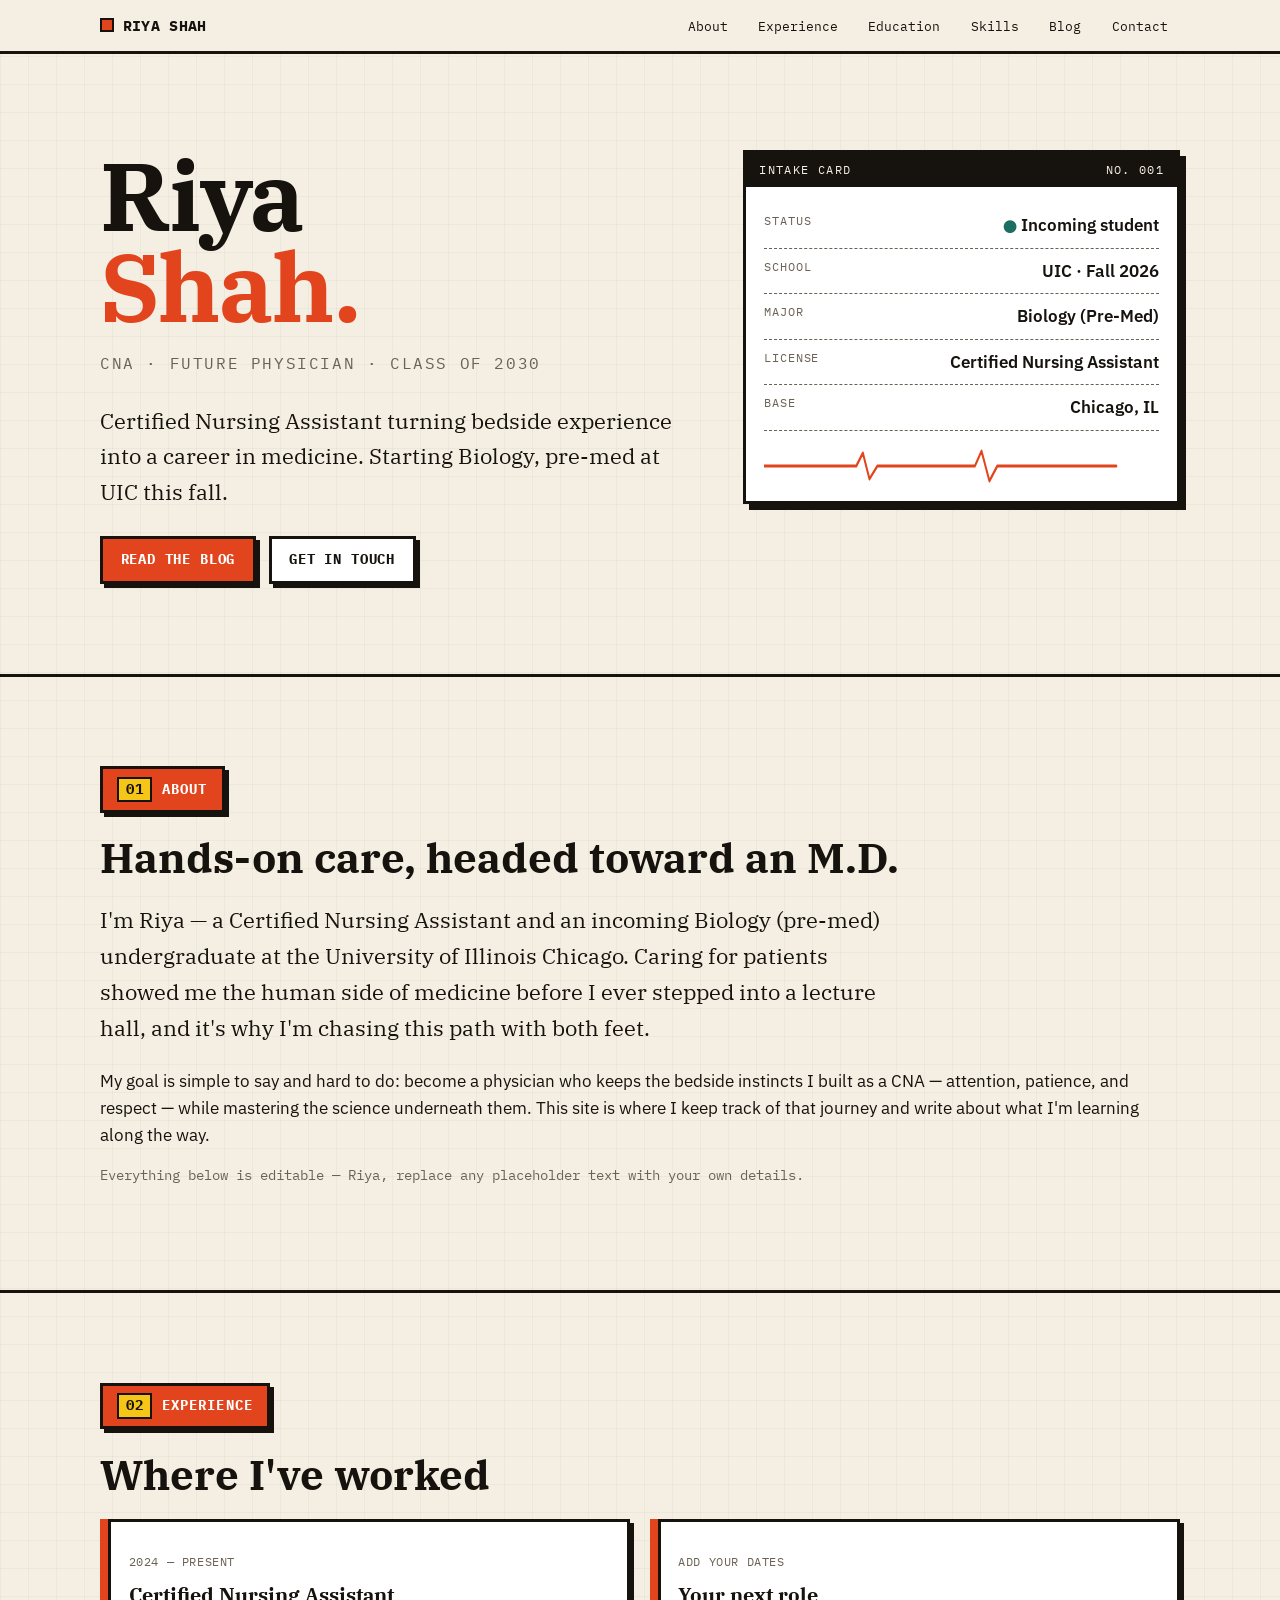
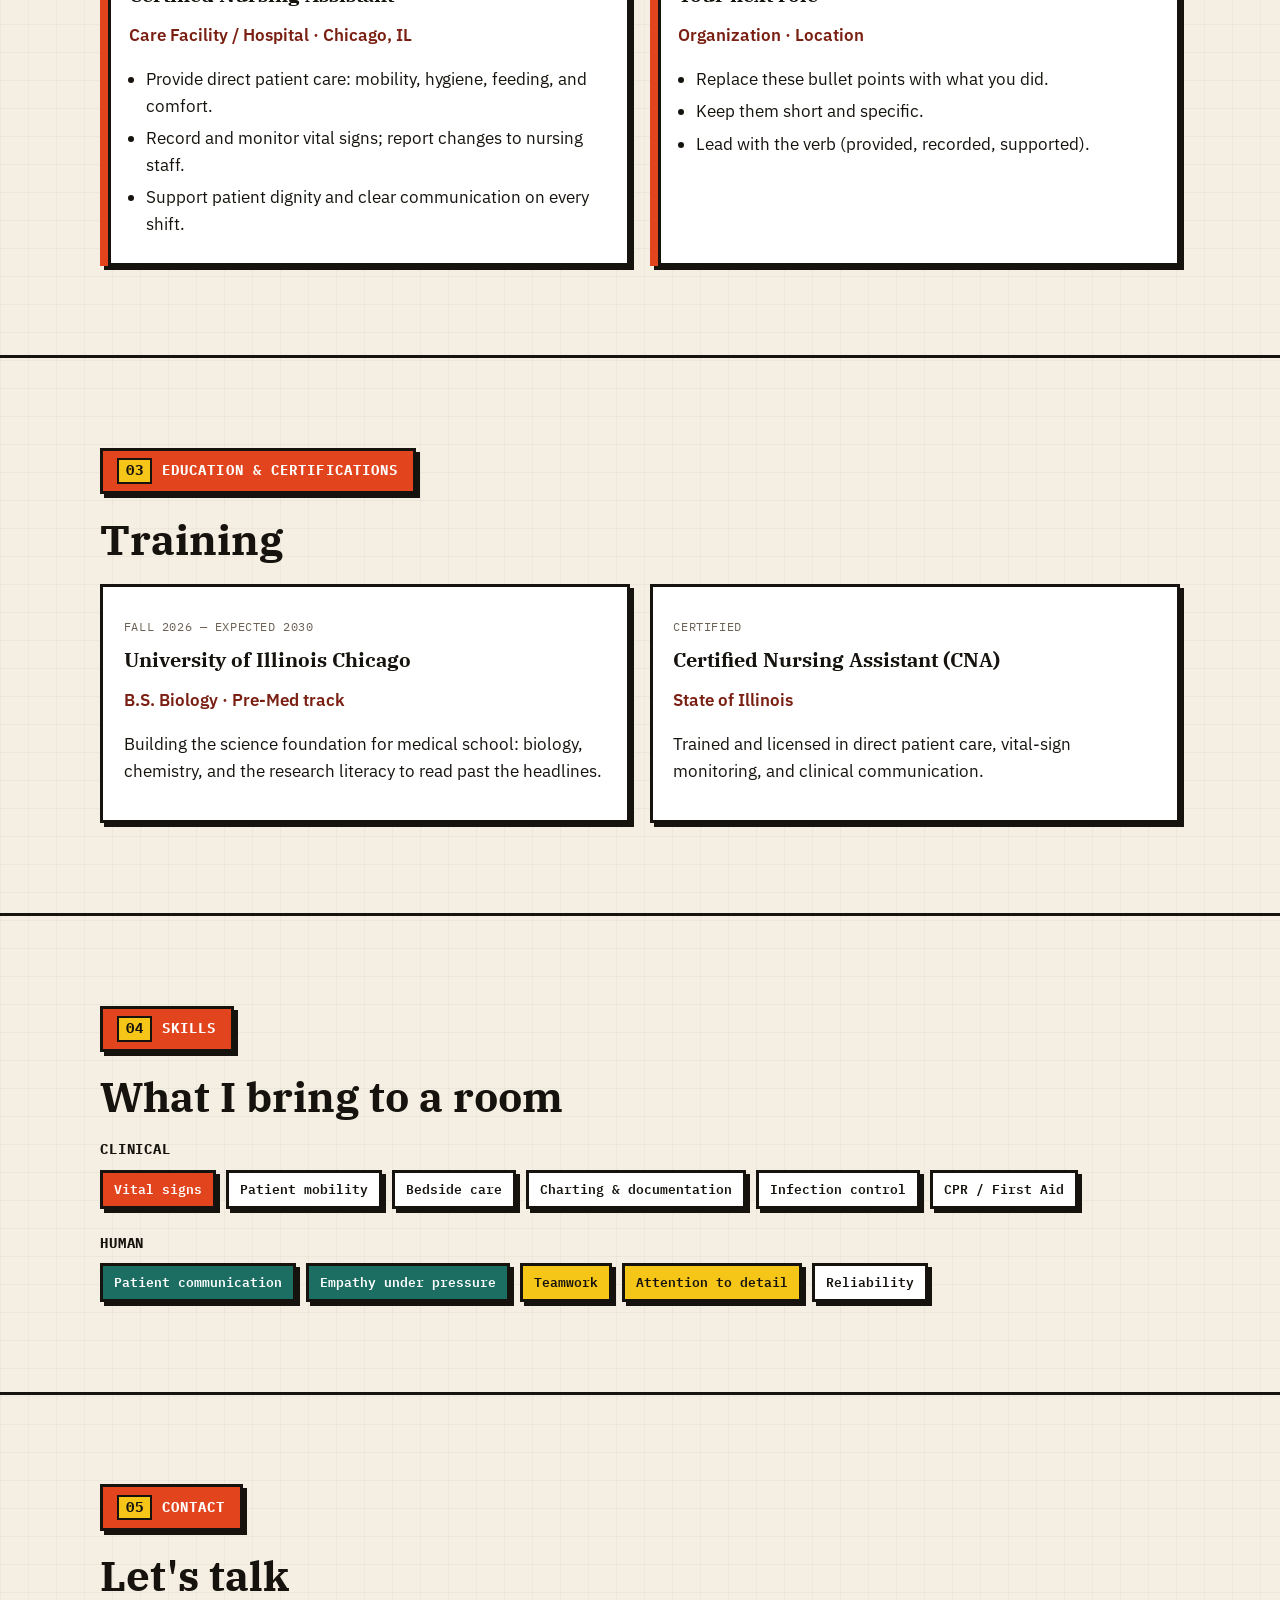
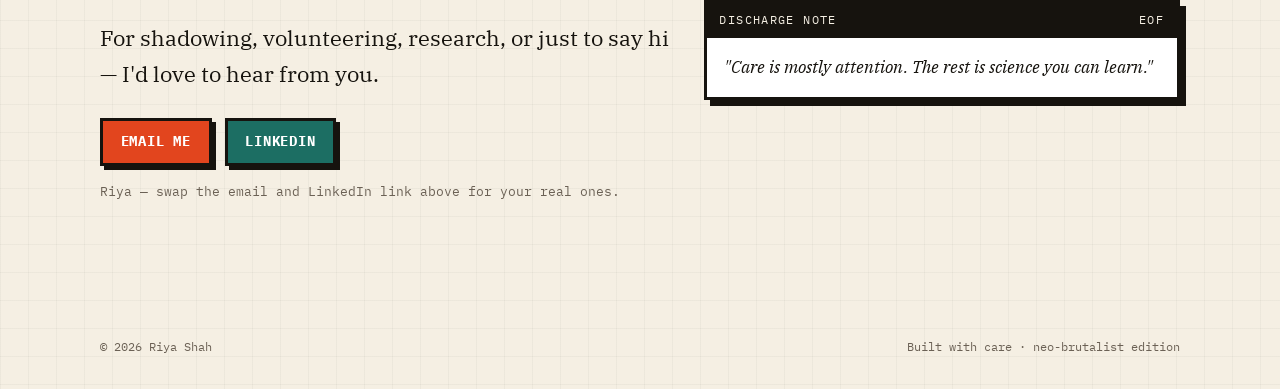
<file: index.html>
<!DOCTYPE html>
<html lang="en">
<head>
  <meta charset="UTF-8">
  <meta name="viewport" content="width=device-width, initial-scale=1.0">
  <title>Riya Shah — CNA · UIC Biology, Pre-Med</title>
  <meta name="description" content="Riya Shah — Certified Nursing Assistant and incoming Biology (pre-med) undergraduate at the University of Illinois Chicago, Fall 2026.">
  <link rel="preconnect" href="https://fonts.googleapis.com">
  <link rel="preconnect" href="https://fonts.gstatic.com" crossorigin>
  <link href="https://fonts.googleapis.com/css2?family=IBM+Plex+Mono:wght@400;500;600;700&family=IBM+Plex+Sans:wght@400;500;600;700&family=IBM+Plex+Serif:wght@400;600;700&display=swap" rel="stylesheet">
  <link rel="stylesheet" href="styles.css">
  <link rel="icon" href="data:image/svg+xml,<svg xmlns='http://www.w3.org/2000/svg' viewBox='0 0 16 16'><rect width='16' height='16' fill='%23E2451E'/><text x='8' y='12' font-size='11' font-family='monospace' fill='%23F5EFE3' text-anchor='middle'>R</text></svg>">
</head>
<body>
  <a class="skip" href="#main">Skip to content</a>

  <nav class="nav">
    <div class="wrap nav-inner">
      <a class="brand" href="index.html"><span class="dot"></span>RIYA&nbsp;SHAH</a>
      <button class="nav-toggle" aria-expanded="false" aria-controls="nav-links">MENU</button>
      <ul class="nav-links" id="nav-links">
        <li><a href="#about">About</a></li>
        <li><a href="#experience">Experience</a></li>
        <li><a href="#education">Education</a></li>
        <li><a href="#skills">Skills</a></li>
        <li><a href="blog.html">Blog</a></li>
        <li><a href="#contact">Contact</a></li>
      </ul>
    </div>
  </nav>

  <main id="main">

    <!-- HERO -->
    <header class="hero">
      <div class="wrap hero-grid">
        <div>
          <h1 class="hero-name">Riya<br><span class="mark">Shah.</span></h1>
          <p class="hero-sub">CNA · Future Physician · Class of 2030</p>
          <p class="hero-blurb lead">Certified Nursing Assistant turning bedside experience into a career in medicine. Starting Biology, pre-med at UIC this fall.</p>
          <div class="btn-row">
            <a class="btn primary" href="blog.html">Read the blog</a>
            <a class="btn ghost" href="#contact">Get in touch</a>
          </div>
        </div>

        <aside class="intake" aria-label="Quick facts">
          <div class="intake-head"><span>INTAKE CARD</span><span>NO. 001</span></div>
          <div class="intake-body">
            <div class="vital"><span class="k">Status</span><span class="v"><span class="status-dot">●</span> Incoming student</span></div>
            <div class="vital"><span class="k">School</span><span class="v">UIC · Fall 2026</span></div>
            <div class="vital"><span class="k">Major</span><span class="v">Biology (Pre-Med)</span></div>
            <div class="vital"><span class="k">License</span><span class="v">Certified Nursing Assistant</span></div>
            <div class="vital"><span class="k">Base</span><span class="v">Chicago, IL</span></div>
            <svg class="ekg" viewBox="0 0 600 38" preserveAspectRatio="none" aria-hidden="true">
              <path d="M0,19 L120,19 L140,19 L150,6 L160,32 L172,19 L300,19 L320,19 L330,4 L342,34 L354,19 L600,19"/>
            </svg>
          </div>
        </aside>
      </div>
    </header>

    <!-- ABOUT -->
    <section class="section" id="about">
      <div class="wrap">
        <span class="tab"><span class="num">01</span> About</span>
        <h2>Hands-on care, headed toward an M.D.</h2>
        <p class="lead">I'm Riya — a Certified Nursing Assistant and an incoming Biology (pre-med) undergraduate at the University of Illinois Chicago. Caring for patients showed me the human side of medicine before I ever stepped into a lecture hall, and it's why I'm chasing this path with both feet.</p>
        <p>My goal is simple to say and hard to do: become a physician who keeps the bedside instincts I built as a CNA — attention, patience, and respect — while mastering the science underneath them. This site is where I keep track of that journey and write about what I'm learning along the way.</p>
        <p style="font-family:var(--mono);font-size:.85rem;color:var(--muted)">Everything below is editable — Riya, replace any placeholder text with your own details.</p>
      </div>
    </section>

    <!-- EXPERIENCE -->
    <section class="section" id="experience">
      <div class="wrap">
        <span class="tab"><span class="num">02</span> Experience</span>
        <h2>Where I've worked</h2>
        <div class="grid two" style="margin-top:1.4rem">
          <article class="card timeline">
            <p class="meta">2024 — Present</p>
            <h3>Certified Nursing Assistant</h3>
            <p class="role">Care Facility / Hospital &middot; Chicago, IL</p>
            <ul>
              <li>Provide direct patient care: mobility, hygiene, feeding, and comfort.</li>
              <li>Record and monitor vital signs; report changes to nursing staff.</li>
              <li>Support patient dignity and clear communication on every shift.</li>
            </ul>
          </article>
          <article class="card timeline">
            <p class="meta">Add your dates</p>
            <h3>Your next role</h3>
            <p class="role">Organization &middot; Location</p>
            <ul>
              <li>Replace these bullet points with what you did.</li>
              <li>Keep them short and specific.</li>
              <li>Lead with the verb (provided, recorded, supported).</li>
            </ul>
          </article>
        </div>
      </div>
    </section>

    <!-- EDUCATION + CERTS -->
    <section class="section" id="education">
      <div class="wrap">
        <span class="tab"><span class="num">03</span> Education &amp; Certifications</span>
        <h2>Training</h2>
        <div class="grid two" style="margin-top:1.4rem">
          <article class="card">
            <p class="meta">Fall 2026 — Expected 2030</p>
            <h3>University of Illinois Chicago</h3>
            <p class="role">B.S. Biology · Pre-Med track</p>
            <p>Building the science foundation for medical school: biology, chemistry, and the research literacy to read past the headlines.</p>
          </article>
          <article class="card">
            <p class="meta">Certified</p>
            <h3>Certified Nursing Assistant (CNA)</h3>
            <p class="role">State of Illinois</p>
            <p>Trained and licensed in direct patient care, vital-sign monitoring, and clinical communication.</p>
          </article>
        </div>
      </div>
    </section>

    <!-- SKILLS -->
    <section class="section" id="skills">
      <div class="wrap">
        <span class="tab"><span class="num">04</span> Skills</span>
        <h2>What I bring to a room</h2>
        <h3 style="font-family:var(--mono);font-size:.9rem;letter-spacing:.06em;text-transform:uppercase;margin:1.4rem 0 .8rem">Clinical</h3>
        <div class="pills">
          <span class="pill vermillion">Vital signs</span>
          <span class="pill">Patient mobility</span>
          <span class="pill">Bedside care</span>
          <span class="pill">Charting &amp; documentation</span>
          <span class="pill">Infection control</span>
          <span class="pill">CPR / First Aid</span>
        </div>
        <h3 style="font-family:var(--mono);font-size:.9rem;letter-spacing:.06em;text-transform:uppercase;margin:1.6rem 0 .8rem">Human</h3>
        <div class="pills">
          <span class="pill teal">Patient communication</span>
          <span class="pill teal">Empathy under pressure</span>
          <span class="pill butter">Teamwork</span>
          <span class="pill butter">Attention to detail</span>
          <span class="pill">Reliability</span>
        </div>
      </div>
    </section>

    <!-- CONTACT -->
    <section class="section" id="contact" style="border-bottom:none">
      <div class="wrap contact-grid">
        <div>
          <span class="tab"><span class="num">05</span> Contact</span>
          <h2>Let's talk</h2>
          <p class="lead">For shadowing, volunteering, research, or just to say hi — I'd love to hear from you.</p>
          <div class="btn-row">
            <a class="btn primary" href="mailto:riya@example.com">Email me</a>
            <a class="btn teal" href="#" target="_blank" rel="noopener">LinkedIn</a>
          </div>
          <p style="font-family:var(--mono);font-size:.8rem;color:var(--muted);margin-top:1rem">Riya — swap the email and LinkedIn link above for your real ones.</p>
        </div>
        <aside class="intake" aria-hidden="true">
          <div class="intake-head"><span>DISCHARGE NOTE</span><span>EOF</span></div>
          <div class="intake-body">
            <p style="font-family:var(--serif);font-style:italic;margin:0">"Care is mostly attention. The rest is science you can learn."</p>
          </div>
        </aside>
      </div>
    </section>

  </main>

  <footer class="footer wrap">
    <span>© <span id="year"></span> Riya Shah</span>
    <span>Built with care · neo-brutalist edition</span>
  </footer>

  <script src="posts.js"></script>
  <script src="app.js"></script>
  <script>document.getElementById('year').textContent = new Date().getFullYear();</script>
</body>
</html>
</file>
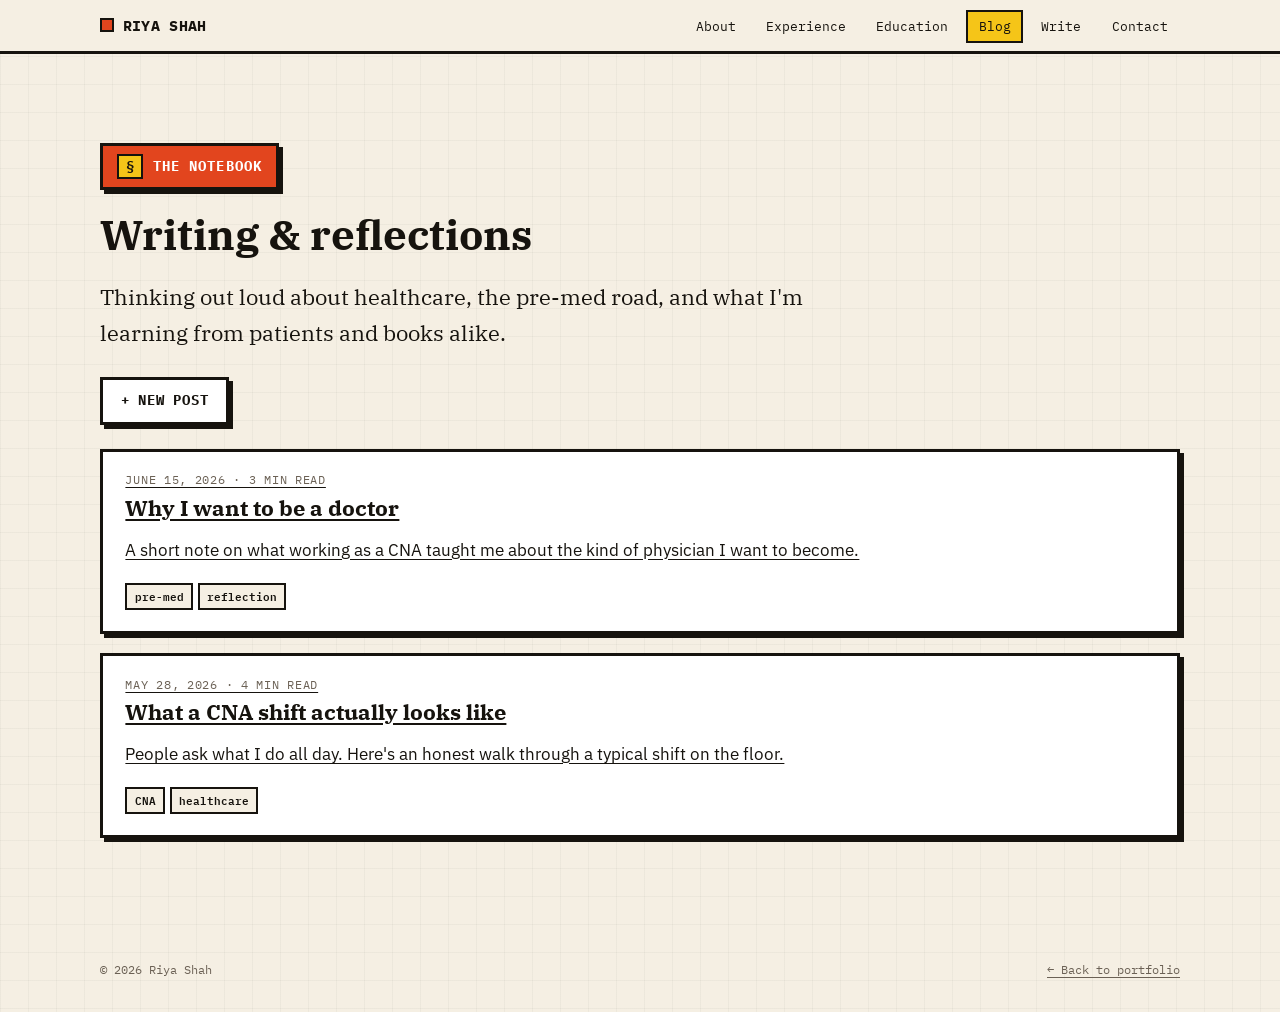
<file: blog.html>
<!DOCTYPE html>
<html lang="en">
<head>
  <meta charset="UTF-8">
  <meta name="viewport" content="width=device-width, initial-scale=1.0">
  <title>Blog — Riya Shah</title>
  <meta name="description" content="Notes from Riya Shah on healthcare, pre-med life, and learning medicine from the bedside up.">
  <link rel="preconnect" href="https://fonts.googleapis.com">
  <link rel="preconnect" href="https://fonts.gstatic.com" crossorigin>
  <link href="https://fonts.googleapis.com/css2?family=IBM+Plex+Mono:wght@400;500;600;700&family=IBM+Plex+Sans:wght@400;500;600;700&family=IBM+Plex+Serif:wght@400;600;700&display=swap" rel="stylesheet">
  <link rel="stylesheet" href="styles.css">
  <link rel="icon" href="data:image/svg+xml,<svg xmlns='http://www.w3.org/2000/svg' viewBox='0 0 16 16'><rect width='16' height='16' fill='%23E2451E'/><text x='8' y='12' font-size='11' font-family='monospace' fill='%23F5EFE3' text-anchor='middle'>R</text></svg>">
</head>
<body>
  <a class="skip" href="#main">Skip to content</a>

  <nav class="nav">
    <div class="wrap nav-inner">
      <a class="brand" href="index.html"><span class="dot"></span>RIYA&nbsp;SHAH</a>
      <button class="nav-toggle" aria-expanded="false" aria-controls="nav-links">MENU</button>
      <ul class="nav-links" id="nav-links">
        <li><a href="index.html#about">About</a></li>
        <li><a href="index.html#experience">Experience</a></li>
        <li><a href="index.html#education">Education</a></li>
        <li><a href="blog.html" aria-current="page">Blog</a></li>
        <li><a href="write.html">Write</a></li>
        <li><a href="index.html#contact">Contact</a></li>
      </ul>
    </div>
  </nav>

  <main id="main" class="section" style="border-bottom:none">
    <div class="wrap">
      <span class="tab"><span class="num">§</span> The Notebook</span>
      <h2>Writing &amp; reflections</h2>
      <p class="lead">Thinking out loud about healthcare, the pre-med road, and what I'm learning from patients and books alike.</p>
      <div class="btn-row">
        <a class="btn ghost" href="write.html">+ New post</a>
      </div>

      <!-- list or single post renders here -->
      <div id="blog-mount" class="post-list"></div>
    </div>
  </main>

  <footer class="footer wrap">
    <span>© <span id="year"></span> Riya Shah</span>
    <span><a href="index.html" style="color:inherit">← Back to portfolio</a></span>
  </footer>

  <script src="posts.js"></script>
  <script src="app.js"></script>
  <script>document.getElementById('year').textContent = new Date().getFullYear();</script>
</body>
</html>
</file>
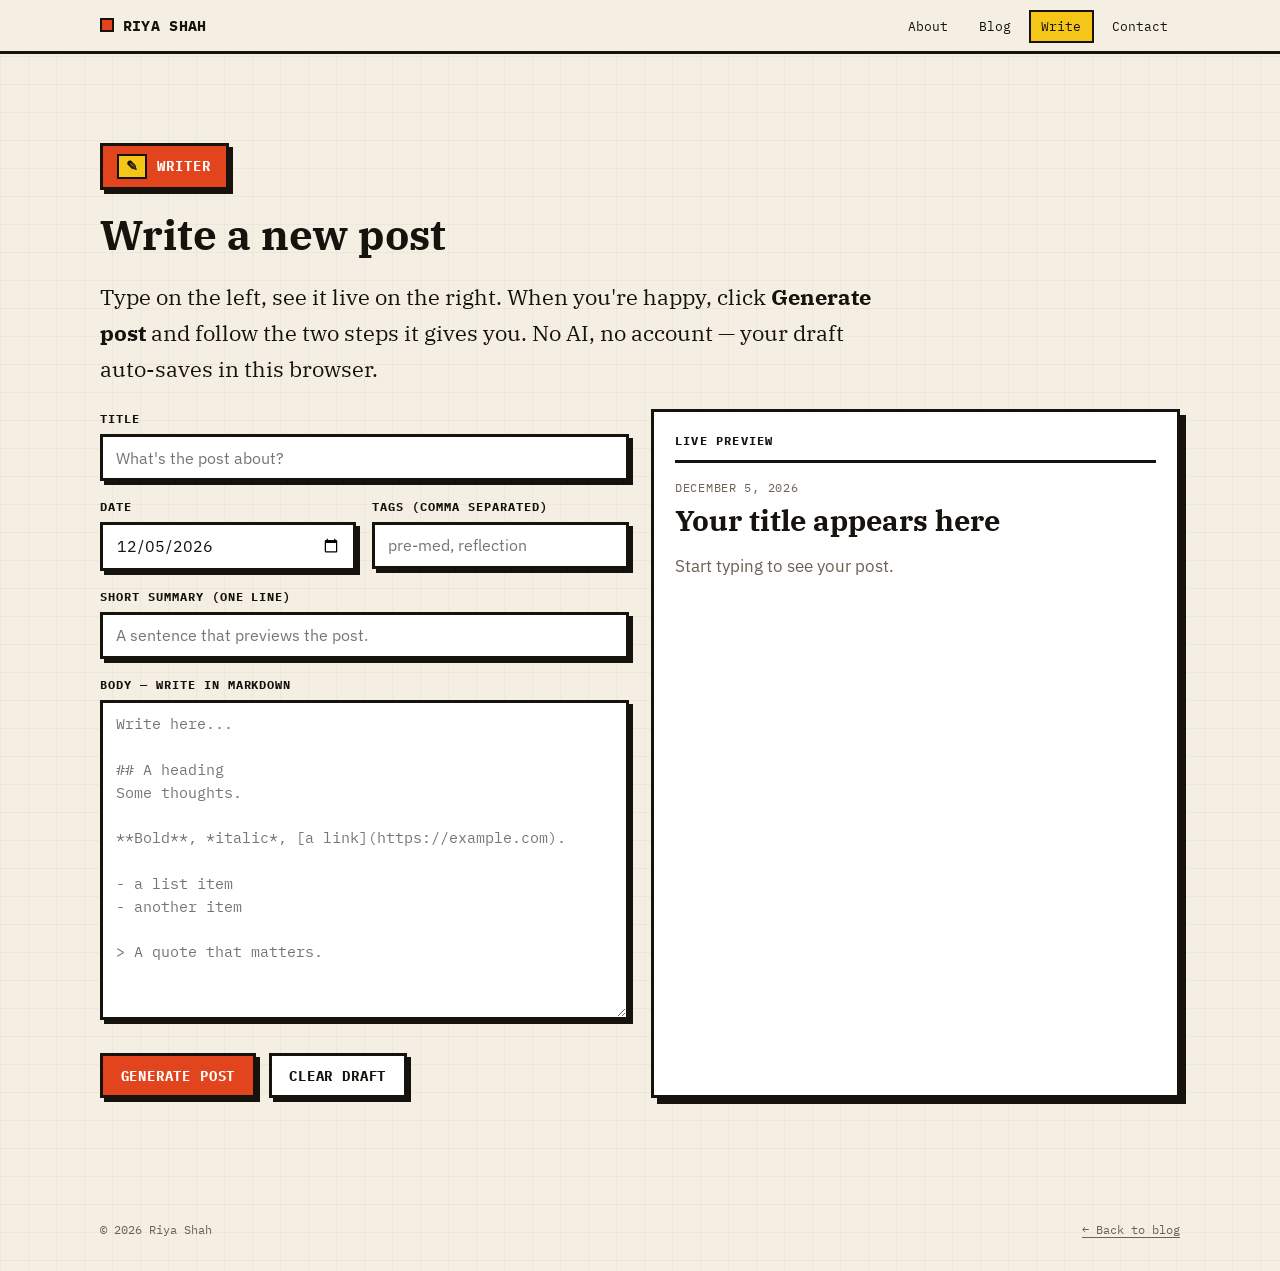
<file: write.html>
<!DOCTYPE html>
<html lang="en">
<head>
  <meta charset="UTF-8">
  <meta name="viewport" content="width=device-width, initial-scale=1.0">
  <title>Write a post — Riya Shah</title>
  <meta name="robots" content="noindex">
  <link rel="preconnect" href="https://fonts.googleapis.com">
  <link rel="preconnect" href="https://fonts.gstatic.com" crossorigin>
  <link href="https://fonts.googleapis.com/css2?family=IBM+Plex+Mono:wght@400;500;600;700&family=IBM+Plex+Sans:wght@400;500;600;700&family=IBM+Plex+Serif:wght@400;600;700&display=swap" rel="stylesheet">
  <link rel="stylesheet" href="styles.css">
  <link rel="icon" href="data:image/svg+xml,<svg xmlns='http://www.w3.org/2000/svg' viewBox='0 0 16 16'><rect width='16' height='16' fill='%23E2451E'/><text x='8' y='12' font-size='11' font-family='monospace' fill='%23F5EFE3' text-anchor='middle'>R</text></svg>">
</head>
<body>
  <a class="skip" href="#main">Skip to content</a>

  <nav class="nav">
    <div class="wrap nav-inner">
      <a class="brand" href="index.html"><span class="dot"></span>RIYA&nbsp;SHAH</a>
      <button class="nav-toggle" aria-expanded="false" aria-controls="nav-links">MENU</button>
      <ul class="nav-links" id="nav-links">
        <li><a href="index.html#about">About</a></li>
        <li><a href="blog.html">Blog</a></li>
        <li><a href="write.html" aria-current="page">Write</a></li>
        <li><a href="index.html#contact">Contact</a></li>
      </ul>
    </div>
  </nav>

  <main id="main" class="section" style="border-bottom:none">
    <div class="wrap">
      <span class="tab"><span class="num">✎</span> Writer</span>
      <h2>Write a new post <span class="saved-flag" id="saved-flag"></span></h2>
      <p class="lead">Type on the left, see it live on the right. When you're happy, click <strong>Generate post</strong> and follow the two steps it gives you. No AI, no account — your draft auto-saves in this browser.</p>

      <div class="editor-grid">
        <!-- LEFT: form -->
        <section aria-label="Editor">
          <div class="field">
            <label for="f-title">Title</label>
            <input id="f-title" type="text" placeholder="What's the post about?">
          </div>
          <div class="grid two" style="gap:1rem">
            <div class="field">
              <label for="f-date">Date</label>
              <input id="f-date" type="date">
            </div>
            <div class="field">
              <label for="f-tags">Tags (comma separated)</label>
              <input id="f-tags" type="text" placeholder="pre-med, reflection">
            </div>
          </div>
          <div class="field">
            <label for="f-excerpt">Short summary (one line)</label>
            <input id="f-excerpt" type="text" placeholder="A sentence that previews the post.">
          </div>
          <div class="field">
            <label for="f-body">Body — write in Markdown</label>
            <textarea id="f-body" placeholder="Write here...

## A heading
Some thoughts.

**Bold**, *italic*, [a link](https://example.com).

- a list item
- another item

> A quote that matters."></textarea>
          </div>
          <div class="btn-row">
            <button class="btn primary" id="btn-generate" type="button">Generate post</button>
            <button class="btn ghost" id="btn-clear" type="button">Clear draft</button>
          </div>
        </section>

        <!-- RIGHT: preview -->
        <section class="panel" aria-label="Live preview">
          <div class="panel-head">Live preview</div>
          <div class="p-meta" id="pv-meta" style="font-family:var(--mono);font-size:.74rem;color:var(--muted);text-transform:uppercase;letter-spacing:.06em"></div>
          <h1 id="pv-title" style="font-family:var(--serif);font-size:1.8rem;margin:.4rem 0 1rem">Your title appears here</h1>
          <div class="p-tags" id="pv-tags" style="margin-bottom:1rem"></div>
          <div class="article-body preview-body" id="pv-body"><p style="color:var(--muted)">Start typing to see your post.</p></div>
        </section>
      </div>

      <!-- OUTPUT -->
      <section id="output" style="margin-top:2rem; display:none">
        <span class="tab"><span class="num">→</span> Publish</span>
        <h2 style="font-size:1.5rem">Two steps to publish</h2>
        <ol style="font-family:var(--mono);font-size:.9rem;line-height:1.7;max-width:60ch">
          <li>Click <strong>Copy</strong> below to copy your post.</li>
          <li>Open <code>posts.js</code>, paste it right under the line
              <code>window.POSTS = [</code>, save, and upload the file.</li>
        </ol>
        <div class="btn-row" style="margin:1rem 0">
          <button class="btn teal" id="btn-copy" type="button">Copy</button>
        </div>
        <pre class="codeout" id="codeout" tabindex="0"></pre>
        <div class="hint">Tip: the newest post goes at the top of the list. Each post needs a comma after its closing <code>}</code> if another post follows it.</div>
      </section>
    </div>
  </main>

  <footer class="footer wrap">
    <span>© <span id="year"></span> Riya Shah</span>
    <span><a href="blog.html" style="color:inherit">← Back to blog</a></span>
  </footer>

  <div class="toast" id="toast"></div>

  <script src="app.js"></script>
  <script>
    document.getElementById('year').textContent = new Date().getFullYear();

    var KEY = 'riya-draft-v1';
    var $ = function (id) { return document.getElementById(id); };
    var fields = ['f-title', 'f-date', 'f-tags', 'f-excerpt', 'f-body'];

    // default date = today
    if (!$('f-date').value) $('f-date').value = new Date().toISOString().slice(0, 10);

    function showToast(msg) {
      var t = $('toast'); t.textContent = msg; t.classList.add('show');
      clearTimeout(t._tid); t._tid = setTimeout(function () { t.classList.remove('show'); }, 1800);
    }

    function readingTime(text) {
      var words = (text.trim().match(/\S+/g) || []).length;
      return Math.max(1, Math.round(words / 200));
    }
    function tagList(raw) {
      return raw.split(',').map(function (s) { return s.trim(); }).filter(Boolean);
    }

    function updatePreview() {
      var title = $('f-title').value || 'Your title appears here';
      var date = $('f-date').value;
      var tags = tagList($('f-tags').value);
      var body = $('f-body').value;

      $('pv-title').textContent = title;
      $('pv-meta').textContent = (date ? fmtDate(date) : '') + (body.trim() ? ' · ' + readingTime(body) + ' min read' : '');
      $('pv-tags').innerHTML = tags.map(function (t) { return '<span class="tag">' + escapeHtml(t) + '</span>'; }).join('');
      $('pv-body').innerHTML = body.trim()
        ? renderMarkdown(body)
        : '<p style="color:var(--muted)">Start typing to see your post.</p>';
    }

    function saveDraft() {
      var data = {};
      fields.forEach(function (id) { data[id] = $(id).value; });
      try {
        localStorage.setItem(KEY, JSON.stringify(data));
        $('saved-flag').textContent = '✓ draft saved';
      } catch (e) { /* private mode etc. */ }
    }

    function loadDraft() {
      try {
        var raw = localStorage.getItem(KEY);
        if (!raw) return;
        var data = JSON.parse(raw);
        fields.forEach(function (id) { if (data[id] != null) $(id).value = data[id]; });
      } catch (e) {}
    }

    function generate() {
      var title = $('f-title').value.trim();
      var body = $('f-body').value;
      if (!title) { showToast('Add a title first'); $('f-title').focus(); return; }
      if (!body.trim()) { showToast('Write something first'); $('f-body').focus(); return; }

      var obj = {
        title: title,
        slug: slugify(title),
        date: $('f-date').value || new Date().toISOString().slice(0, 10),
        tags: tagList($('f-tags').value),
        excerpt: $('f-excerpt').value.trim(),
        readingTime: readingTime(body),
        content: body
      };

      // Build code with a template literal for content so quotes/newlines are safe.
      var lines = [];
      lines.push('  {');
      lines.push('    title: ' + JSON.stringify(obj.title) + ',');
      lines.push('    slug: ' + JSON.stringify(obj.slug) + ',');
      lines.push('    date: ' + JSON.stringify(obj.date) + ',');
      lines.push('    tags: ' + JSON.stringify(obj.tags) + ',');
      lines.push('    excerpt: ' + JSON.stringify(obj.excerpt) + ',');
      lines.push('    readingTime: ' + obj.readingTime + ',');
      // escape backticks and ${ in content for the template literal
      var safe = obj.content.replace(/\\/g, '\\\\').replace(/`/g, '\\`').replace(/\$\{/g, '\\${');
      lines.push('    content:');
      lines.push('`' + safe + '`');
      lines.push('  },');

      $('codeout').textContent = lines.join('\n');
      $('output').style.display = 'block';
      $('output').scrollIntoView({ behavior: 'smooth' });
    }

    function copyOut() {
      var text = $('codeout').textContent;
      if (navigator.clipboard && navigator.clipboard.writeText) {
        navigator.clipboard.writeText(text).then(function () { showToast('Copied — now paste into posts.js'); },
          function () { fallbackCopy(text); });
      } else { fallbackCopy(text); }
    }
    function fallbackCopy(text) {
      var ta = document.createElement('textarea');
      ta.value = text; document.body.appendChild(ta); ta.select();
      try { document.execCommand('copy'); showToast('Copied — now paste into posts.js'); }
      catch (e) { showToast('Select the text and copy manually'); }
      document.body.removeChild(ta);
    }

    function clearDraft() {
      if (!confirm('Clear this draft? This cannot be undone.')) return;
      fields.forEach(function (id) { $(id).value = ''; });
      $('f-date').value = new Date().toISOString().slice(0, 10);
      try { localStorage.removeItem(KEY); } catch (e) {}
      $('output').style.display = 'none';
      $('saved-flag').textContent = '';
      updatePreview();
      showToast('Draft cleared');
    }

    // wire up
    loadDraft();
    updatePreview();
    fields.forEach(function (id) {
      $(id).addEventListener('input', function () { updatePreview(); saveDraft(); });
    });
    $('btn-generate').addEventListener('click', generate);
    $('btn-copy').addEventListener('click', copyOut);
    $('btn-clear').addEventListener('click', clearDraft);
  </script>
</body>
</html>
</file>
<file: styles.css>
/* =========================================================================
   Riya Shah — portfolio
   Neo-brutalist "patient chart / lab notebook" identity.
   Display: IBM Plex Serif | Structure: IBM Plex Mono | Body: IBM Plex Sans
   ========================================================================= */

:root {
  --paper:        #F5EFE3;  /* warm manila / clipboard */
  --paper-2:      #FFFFFF;  /* card face */
  --ink:          #16130E;  /* warm near-black */
  --vermillion:   #E2451E;  /* primary accent (vitals red) */
  --oxblood:      #7A1F12;  /* deep accent / hover */
  --teal:         #1C6E63;  /* clinical secondary pop */
  --butter:       #F5C518;  /* highlight pop */
  --muted:        #6B6155;  /* secondary text */

  --border:       3px solid var(--ink);
  --shadow:       6px 6px 0 0 var(--ink);
  --shadow-sm:    4px 4px 0 0 var(--ink);
  --shadow-lg:    10px 10px 0 0 var(--ink);

  --space:        clamp(3rem, 7vw, 6rem);
  --radius:       0;

  --mono: "IBM Plex Mono", ui-monospace, "Courier New", monospace;
  --serif: "IBM Plex Serif", Georgia, "Times New Roman", serif;
  --sans: "IBM Plex Sans", system-ui, -apple-system, sans-serif;
}

* { box-sizing: border-box; }

html { scroll-behavior: smooth; }
@media (prefers-reduced-motion: reduce) {
  html { scroll-behavior: auto; }
  * { animation: none !important; transition: none !important; }
}

body {
  margin: 0;
  background: var(--paper);
  color: var(--ink);
  font-family: var(--sans);
  font-size: 1.05rem;
  line-height: 1.6;
  /* faint chart-paper grid */
  background-image:
    linear-gradient(rgba(22,19,14,0.035) 1px, transparent 1px),
    linear-gradient(90deg, rgba(22,19,14,0.035) 1px, transparent 1px);
  background-size: 28px 28px;
}

a { color: var(--oxblood); text-underline-offset: 3px; }
a:hover { color: var(--vermillion); }

img { max-width: 100%; height: auto; }

.wrap { width: min(1080px, 92vw); margin: 0 auto; }

/* ---- skip link (a11y) ---- */
.skip {
  position: absolute; left: -999px; top: 0;
  background: var(--ink); color: var(--paper); padding: .6rem 1rem;
  font-family: var(--mono); z-index: 200;
}
.skip:focus { left: 0; }

/* ---- focus visibility ---- */
:focus-visible {
  outline: 3px solid var(--vermillion);
  outline-offset: 3px;
}

/* =========================================================================
   NAV
   ========================================================================= */
.nav {
  position: sticky; top: 0; z-index: 100;
  background: var(--paper);
  border-bottom: var(--border);
}
.nav-inner {
  display: flex; align-items: center; justify-content: space-between;
  padding: .75rem 0;
}
.brand {
  font-family: var(--mono);
  font-weight: 700; font-size: .95rem; letter-spacing: .02em;
  text-decoration: none; color: var(--ink);
  display: inline-flex; align-items: center; gap: .55rem;
}
.brand .dot {
  width: 14px; height: 14px; background: var(--vermillion);
  border: 2px solid var(--ink); display: inline-block;
}
.nav-links { display: flex; gap: .35rem; align-items: center; list-style: none; margin: 0; padding: 0; }
.nav-links a {
  font-family: var(--mono); font-size: .82rem; text-decoration: none;
  color: var(--ink); padding: .4rem .65rem; border: 2px solid transparent;
}
.nav-links a:hover, .nav-links a[aria-current="page"] {
  border: 2px solid var(--ink); background: var(--butter);
}
.nav-toggle {
  display: none; background: var(--paper); border: var(--border);
  font-family: var(--mono); font-weight: 700; padding: .4rem .7rem;
  cursor: pointer; box-shadow: var(--shadow-sm);
}
.nav-toggle:active { transform: translate(2px,2px); box-shadow: 2px 2px 0 0 var(--ink); }

@media (max-width: 720px) {
  .nav-toggle { display: inline-block; }
  .nav-links {
    position: absolute; top: 100%; right: 4vw; left: 4vw;
    flex-direction: column; align-items: stretch; gap: 0;
    background: var(--paper-2); border: var(--border);
    box-shadow: var(--shadow); padding: .4rem;
    display: none;
  }
  .nav-links.open { display: flex; }
  .nav-links a { border: 2px solid transparent; }
  .nav-links a + a { margin-top: .25rem; }
}

/* =========================================================================
   GENERIC SECTION + CHART-TAB LABELS (signature)
   ========================================================================= */
.section { padding: var(--space) 0; border-bottom: var(--border); }

.eyebrow {
  display: inline-block;
  font-family: var(--mono); font-size: .72rem; font-weight: 700;
  letter-spacing: .14em; text-transform: uppercase;
  background: var(--ink); color: var(--paper);
  padding: .3rem .6rem; margin-bottom: 1rem;
}
/* chart-tab section header: looks like a folder tab on a clinical chart */
.tab {
  display: inline-flex; align-items: baseline; gap: .6rem;
  font-family: var(--mono); font-weight: 700; font-size: .85rem;
  letter-spacing: .08em; text-transform: uppercase;
  background: var(--vermillion); color: var(--paper-2);
  padding: .45rem .9rem; border: var(--border);
  box-shadow: var(--shadow-sm); margin-bottom: 1.4rem;
}
.tab .num { color: var(--ink); background: var(--butter); padding: 0 .4rem; border: 2px solid var(--ink); }

h1, h2, h3 { font-family: var(--serif); line-height: 1.08; font-weight: 700; }
.section h2 { font-size: clamp(1.7rem, 4.5vw, 2.6rem); margin: 0 0 1rem; }

.lead { font-family: var(--serif); font-size: clamp(1.1rem, 2.4vw, 1.4rem); max-width: 60ch; }

/* =========================================================================
   HERO
   ========================================================================= */
.hero { padding: clamp(3rem, 8vw, 6rem) 0 var(--space); border-bottom: var(--border); }
.hero-grid {
  display: grid; grid-template-columns: 1.4fr 1fr; gap: 2rem; align-items: start;
}
.hero-name {
  font-family: var(--serif); font-weight: 700;
  font-size: clamp(2.8rem, 11vw, 6rem); line-height: .95;
  letter-spacing: -0.02em; margin: 0;
}
.hero-name .mark { color: var(--vermillion); }
.hero-sub {
  font-family: var(--mono); font-size: clamp(.85rem, 2vw, 1rem);
  text-transform: uppercase; letter-spacing: .1em; margin: 1.2rem 0 0;
  color: var(--muted);
}
.hero-blurb { margin-top: 1.6rem; max-width: 46ch; }

/* intake card = signature vitals block */
.intake {
  background: var(--paper-2); border: var(--border); box-shadow: var(--shadow);
}
.intake-head {
  display: flex; justify-content: space-between; align-items: center;
  background: var(--ink); color: var(--paper);
  font-family: var(--mono); font-size: .72rem; letter-spacing: .12em;
  text-transform: uppercase; padding: .5rem .8rem;
}
.intake-body { padding: 1rem 1.1rem; }
.vital { display: flex; justify-content: space-between; gap: 1rem; padding: .55rem 0; border-bottom: 1px dashed var(--muted); }
.vital:last-child { border-bottom: 0; }
.vital .k { font-family: var(--mono); font-size: .72rem; letter-spacing: .08em; text-transform: uppercase; color: var(--muted); }
.vital .v { font-weight: 600; text-align: right; }
.status-dot { color: var(--teal); font-weight: 700; }

/* EKG accent line (drawn on load) */
.ekg { display: block; width: 100%; height: 38px; margin-top: 1rem; }
.ekg path {
  fill: none; stroke: var(--vermillion); stroke-width: 3;
  stroke-linecap: round; stroke-linejoin: round;
}
@media (prefers-reduced-motion: no-preference) {
  .ekg path {
    stroke-dasharray: 600; stroke-dashoffset: 600;
    animation: draw 2.2s ease forwards .3s;
  }
}
@keyframes draw { to { stroke-dashoffset: 0; } }

@media (max-width: 760px) {
  .hero-grid { grid-template-columns: 1fr; }
}

/* =========================================================================
   CARD GRID (experience / education / certs)
   ========================================================================= */
.grid { display: grid; gap: 1.2rem; }
.grid.two { grid-template-columns: repeat(2, 1fr); }
.grid.three { grid-template-columns: repeat(3, 1fr); }
@media (max-width: 760px) { .grid.two, .grid.three { grid-template-columns: 1fr; } }

.card {
  background: var(--paper-2); border: var(--border); box-shadow: var(--shadow-sm);
  padding: 1.2rem 1.3rem; transition: transform .12s ease, box-shadow .12s ease;
}
.card:hover { transform: translate(-2px,-2px); box-shadow: var(--shadow); }
.card h3 { margin: .2rem 0 .3rem; font-size: 1.25rem; }
.card .meta { font-family: var(--mono); font-size: .74rem; letter-spacing: .05em; color: var(--muted); text-transform: uppercase; }
.card .role { color: var(--oxblood); font-weight: 600; }
.card ul { margin: .7rem 0 0; padding-left: 1.1rem; }
.card li { margin: .35rem 0; }

/* timeline marker for experience */
.card.timeline { position: relative; padding-left: 1.6rem; }
.card.timeline::before {
  content: ""; position: absolute; left: -3px; top: -3px; bottom: -3px; width: 8px;
  background: var(--vermillion); border-right: var(--border);
}

/* skill / cert pills */
.pills { display: flex; flex-wrap: wrap; gap: .6rem; }
.pill {
  font-family: var(--mono); font-size: .8rem; font-weight: 600;
  border: var(--border); padding: .4rem .7rem; background: var(--paper-2);
  box-shadow: var(--shadow-sm);
}
.pill.teal { background: var(--teal); color: var(--paper-2); }
.pill.vermillion { background: var(--vermillion); color: var(--paper-2); }
.pill.butter { background: var(--butter); }

/* =========================================================================
   BUTTONS
   ========================================================================= */
.btn {
  display: inline-flex; align-items: center; gap: .5rem;
  font-family: var(--mono); font-weight: 700; font-size: .85rem;
  text-transform: uppercase; letter-spacing: .06em; text-decoration: none;
  color: var(--ink); background: var(--butter);
  border: var(--border); box-shadow: var(--shadow-sm);
  padding: .65rem 1.1rem; cursor: pointer;
  transition: transform .1s ease, box-shadow .1s ease;
}
.btn:hover { color: var(--ink); }
.btn:active { transform: translate(4px,4px); box-shadow: 0 0 0 0 var(--ink); }
.btn.primary { background: var(--vermillion); color: var(--paper-2); }
.btn.teal { background: var(--teal); color: var(--paper-2); }
.btn.ghost { background: var(--paper-2); }
.btn-row { display: flex; flex-wrap: wrap; gap: .8rem; margin-top: 1.6rem; }

/* =========================================================================
   CONTACT
   ========================================================================= */
.contact-grid { display: grid; grid-template-columns: 1.2fr 1fr; gap: 2rem; align-items: center; }
@media (max-width: 760px) { .contact-grid { grid-template-columns: 1fr; } }

/* =========================================================================
   FOOTER
   ========================================================================= */
.footer {
  padding: 2rem 0; font-family: var(--mono); font-size: .78rem; color: var(--muted);
  display: flex; justify-content: space-between; flex-wrap: wrap; gap: .6rem;
}

/* =========================================================================
   BLOG
   ========================================================================= */
.post-list { display: grid; gap: 1.2rem; margin-top: 1.5rem; }
.post-card {
  background: var(--paper-2); border: var(--border); box-shadow: var(--shadow-sm);
  padding: 1.2rem 1.4rem; cursor: pointer; text-align: left; width: 100%;
  font: inherit; color: inherit;
  transition: transform .12s ease, box-shadow .12s ease;
  display: block;
}
.post-card:hover { transform: translate(-2px,-2px); box-shadow: var(--shadow); }
.post-card .p-meta { font-family: var(--mono); font-size: .74rem; color: var(--muted); text-transform: uppercase; letter-spacing: .06em; }
.post-card h3 { font-size: 1.4rem; margin: .35rem 0 .5rem; }
.post-card .p-tags { margin-top: .7rem; }

.tag {
  display: inline-block; font-family: var(--mono); font-size: .7rem; font-weight: 600;
  border: 2px solid var(--ink); padding: .15rem .45rem; margin: .15rem .3rem .15rem 0;
  background: var(--paper);
}

.empty {
  border: 3px dashed var(--ink); padding: 2rem; text-align: center;
  font-family: var(--mono); background: var(--paper-2);
}

/* single post reading view */
.article { background: var(--paper-2); border: var(--border); box-shadow: var(--shadow); padding: clamp(1.4rem, 4vw, 2.6rem); }
.article .p-meta { font-family: var(--mono); font-size: .8rem; color: var(--muted); text-transform: uppercase; letter-spacing: .06em; }
.article h1 { font-size: clamp(1.8rem, 5vw, 2.8rem); margin: .4rem 0 1rem; }
.article-body { font-size: 1.08rem; }
.article-body h2 { font-size: 1.5rem; margin: 1.8rem 0 .6rem; }
.article-body h3 { font-size: 1.2rem; margin: 1.4rem 0 .5rem; }
.article-body p { margin: 1rem 0; }
.article-body ul, .article-body ol { margin: 1rem 0; padding-left: 1.4rem; }
.article-body li { margin: .4rem 0; }
.article-body blockquote {
  border-left: 6px solid var(--vermillion); margin: 1.2rem 0; padding: .4rem 1rem;
  background: var(--paper); font-family: var(--serif); font-style: italic;
}
.article-body code {
  font-family: var(--mono); font-size: .92em; background: var(--paper);
  border: 2px solid var(--ink); padding: .05rem .3rem;
}
.article-body pre {
  font-family: var(--mono); background: var(--ink); color: var(--paper);
  padding: 1rem; overflow-x: auto; border: var(--border); box-shadow: var(--shadow-sm);
}
.article-body pre code { background: none; border: none; color: inherit; padding: 0; }
.article-body img { border: var(--border); box-shadow: var(--shadow-sm); margin: 1rem 0; }
.article-body a { font-weight: 600; }
.back-link {
  font-family: var(--mono); font-size: .8rem; text-decoration: none;
  display: inline-flex; gap: .4rem; align-items: center; margin-bottom: 1.4rem;
  border: 2px solid var(--ink); padding: .4rem .7rem; background: var(--butter); color: var(--ink);
}
.back-link:hover { background: var(--vermillion); color: var(--paper-2); }

/* =========================================================================
   WRITER / EDITOR
   ========================================================================= */
.editor-grid { display: grid; grid-template-columns: 1fr 1fr; gap: 1.4rem; margin-top: 1.4rem; }
@media (max-width: 880px) { .editor-grid { grid-template-columns: 1fr; } }

.field { margin-bottom: 1rem; }
.field label {
  display: block; font-family: var(--mono); font-size: .76rem; font-weight: 700;
  text-transform: uppercase; letter-spacing: .08em; margin-bottom: .35rem;
}
.field input, .field textarea {
  width: 100%; font-family: var(--sans); font-size: 1rem; color: var(--ink);
  background: var(--paper-2); border: var(--border); padding: .65rem .8rem;
  box-shadow: var(--shadow-sm);
}
.field textarea { font-family: var(--mono); font-size: .92rem; line-height: 1.55; resize: vertical; min-height: 320px; }
.field input:focus, .field textarea:focus { outline: 3px solid var(--vermillion); outline-offset: 2px; }

.panel { background: var(--paper-2); border: var(--border); box-shadow: var(--shadow); padding: 1.2rem 1.3rem; }
.panel-head {
  font-family: var(--mono); font-size: .76rem; font-weight: 700; text-transform: uppercase;
  letter-spacing: .1em; border-bottom: var(--border); padding-bottom: .6rem; margin-bottom: 1rem;
}
.preview-body { min-height: 320px; }

.codeout {
  width: 100%; font-family: var(--mono); font-size: .82rem; line-height: 1.5;
  background: var(--ink); color: var(--paper); border: var(--border);
  padding: 1rem; min-height: 180px; box-shadow: var(--shadow-sm); white-space: pre; overflow-x: auto;
}
.hint {
  font-family: var(--mono); font-size: .8rem; color: var(--muted);
  background: var(--paper); border: 2px dashed var(--ink); padding: .8rem 1rem; margin-top: 1rem;
}
.toast {
  position: fixed; bottom: 1.2rem; left: 50%; transform: translateX(-50%);
  background: var(--teal); color: var(--paper-2); border: var(--border);
  box-shadow: var(--shadow); font-family: var(--mono); font-weight: 700;
  padding: .7rem 1.2rem; z-index: 300; opacity: 0; pointer-events: none;
  transition: opacity .2s ease;
}
.toast.show { opacity: 1; }

.saved-flag { font-family: var(--mono); font-size: .72rem; color: var(--teal); margin-left: .6rem; }
</file>
